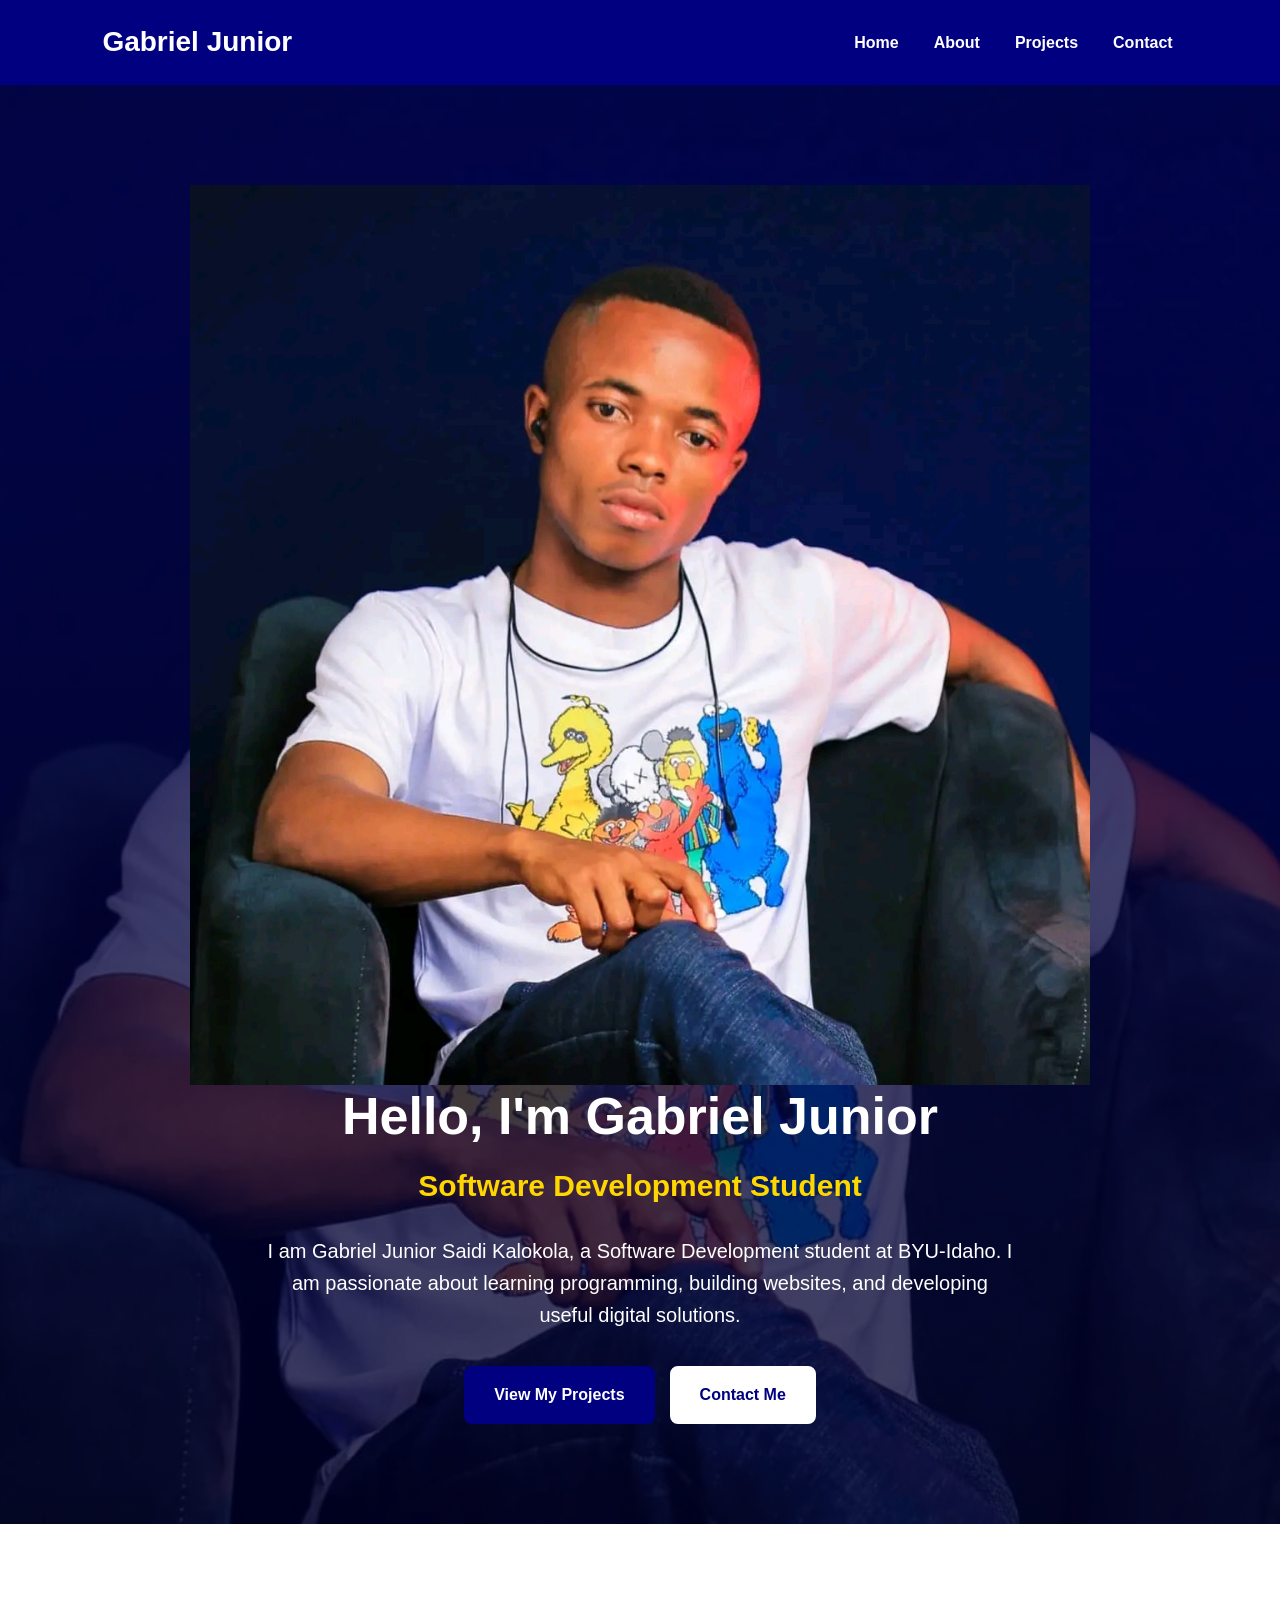
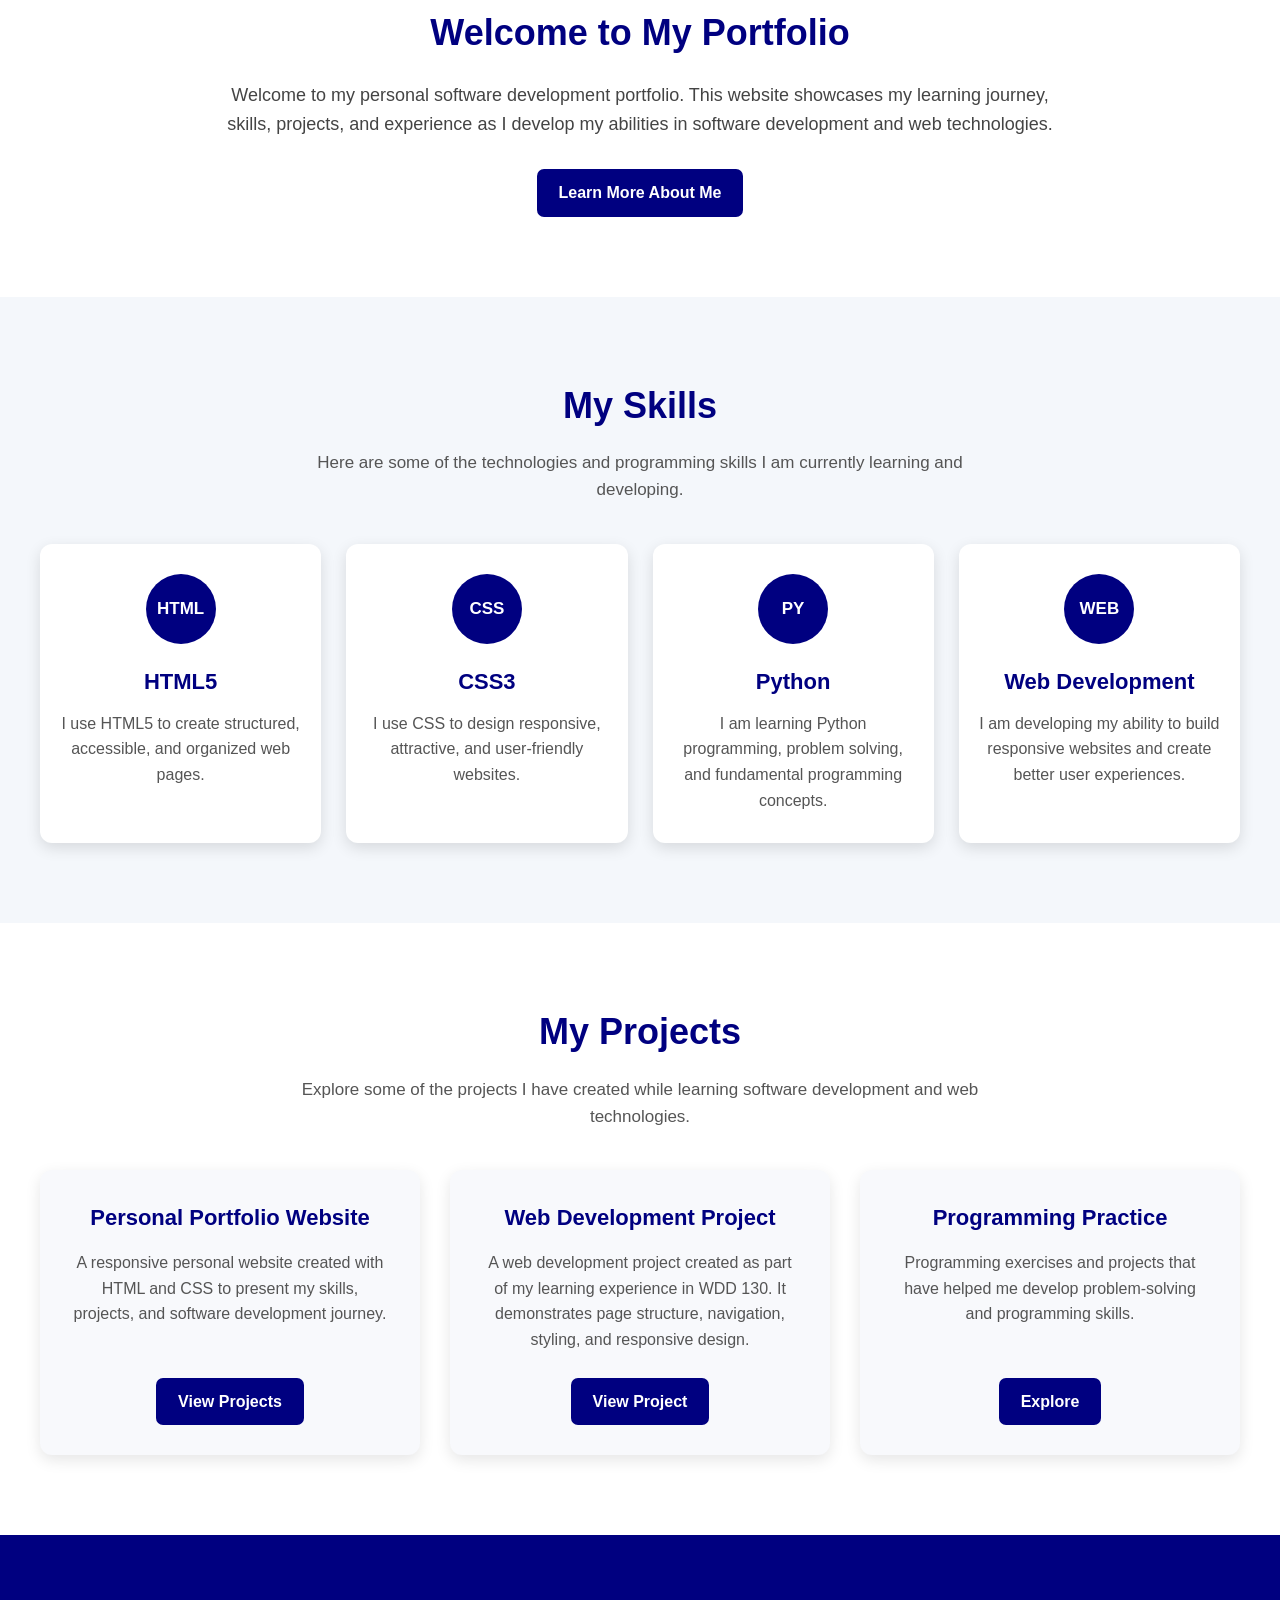
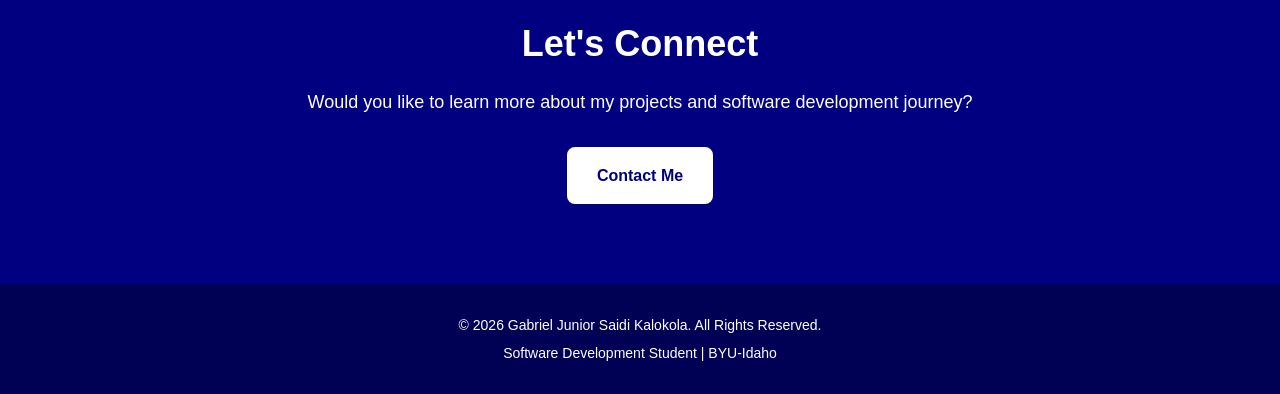
<file: index.html>
<!DOCTYPE html>
<html lang="en">

<head>
    <meta charset="UTF-8">
    <meta name="viewport" content="width=device-width, initial-scale=1.0">

    <meta name="description"
        content="Gabriel Junior Saidi Kalokola - Software Development student portfolio. Explore my skills, projects, and web development journey.">

    <title>Home | Gabriel Junior Saidi Kalokola</title>

    <link rel="stylesheet" href="style.css">
</head>

<body>

    <!-- HEADER -->
    <header>

        <div class="logo">
            Gabriel Junior
        </div>

        <nav>
            <a href="index.html">Home</a>
            <a href="about.html">About</a>
            <a href="gallery.html">Projects</a>
            <a href="contact.html">Contact</a>
        </nav>

    </header>


    <!-- MAIN CONTENT -->
    <main>

        <!-- HERO SECTION -->
        <section class="hero">

            <div class="hero-content">

    <div class="hero-image">
        <img src="images/photo1.jpg" alt="Gabriel Junior Saidi Kalokola">
    </div>

    <h1>
        Hello, I'm Gabriel Junior
    </h1>

                <h2>
                    Software Development Student
                </h2>

                <p>
                    I am Gabriel Junior Saidi Kalokola,
                    a Software Development student at BYU-Idaho.
                    I am passionate about learning programming,
                    building websites, and developing useful digital solutions.
                </p>

                <div class="hero-buttons">

                    <a href="gallery.html" class="hero-button">
                        View My Projects
                    </a>

                    <a href="contact.html" class="hero-button secondary-button">
                        Contact Me
                    </a>

                </div>

            </div>

        </section>


        <!-- ABOUT PREVIEW -->
        <section class="intro-section">

            <div class="intro-content">

                <h2>Welcome to My Portfolio</h2>

                <p>
                    Welcome to my personal software development portfolio.
                    This website showcases my learning journey, skills,
                    projects, and experience as I develop my abilities
                    in software development and web technologies.
                </p>

                <a href="about.html" class="button">
                    Learn More About Me
                </a>

            </div>

        </section>


        <!-- SKILLS SECTION -->
        <section class="skills-section">

            <h2>My Skills</h2>

            <p class="section-description">
                Here are some of the technologies and programming skills
                I am currently learning and developing.
            </p>

            <div class="skills-container">

                <!-- HTML -->
                <div class="skill-card">

                    <div class="skill-icon">
                        HTML
                    </div>

                    <h3>HTML5</h3>

                    <p>
                        I use HTML5 to create structured,
                        accessible, and organized web pages.
                    </p>

                </div>


                <!-- CSS -->
                <div class="skill-card">

                    <div class="skill-icon">
                        CSS
                    </div>

                    <h3>CSS3</h3>

                    <p>
                        I use CSS to design responsive,
                        attractive, and user-friendly websites.
                    </p>

                </div>


                <!-- PYTHON -->
                <div class="skill-card">

                    <div class="skill-icon">
                        PY
                    </div>

                    <h3>Python</h3>

                    <p>
                        I am learning Python programming,
                        problem solving, and fundamental
                        programming concepts.
                    </p>

                </div>


                <!-- WEB DEVELOPMENT -->
                <div class="skill-card">

                    <div class="skill-icon">
                        WEB
                    </div>

                    <h3>Web Development</h3>

                    <p>
                        I am developing my ability to build
                        responsive websites and create better
                        user experiences.
                    </p>

                </div>

            </div>

        </section>


        <!-- PROJECTS PREVIEW -->
        <section class="projects-preview">

            <h2>My Projects</h2>

            <p class="section-description">
                Explore some of the projects I have created
                while learning software development and web technologies.
            </p>

            <div class="cards">

                <!-- PROJECT 1 -->
                <div class="card">

                    <h3>Personal Portfolio Website</h3>

                    <p>
                        A responsive personal website created with
                        HTML and CSS to present my skills,
                        projects, and software development journey.
                    </p>

                    <a href="gallery.html" class="button">
                        View Projects
                    </a>

                </div>


                <!-- PROJECT 2 -->
                <div class="card">

                    <h3>Web Development Project</h3>

                    <p>
                        A web development project created as part
                        of my learning experience in WDD 130.
                        It demonstrates page structure,
                        navigation, styling, and responsive design.
                    </p>

                    <a href="gallery.html" class="button">
                        View Project
                    </a>

                </div>


                <!-- PROJECT 3 -->
                <div class="card">

                    <h3>Programming Practice</h3>

                    <p>
                        Programming exercises and projects that
                        have helped me develop problem-solving
                        and programming skills.
                    </p>

                    <a href="gallery.html" class="button">
                        Explore
                    </a>

                </div>

            </div>

        </section>


        <!-- CALL TO ACTION -->
        <section class="cta-section">

            <h2>Let's Connect</h2>

            <p>
                Would you like to learn more about my projects
                and software development journey?
            </p>

            <a href="contact.html" class="hero-button">
                Contact Me
            </a>

        </section>

    </main>


    <!-- FOOTER -->
    <footer>

        <p>
            &copy; 2026 Gabriel Junior Saidi Kalokola.
            All Rights Reserved.
        </p>

        <p>
            Software Development Student | BYU-Idaho
        </p>

    </footer>

</body>

</html>
</file>
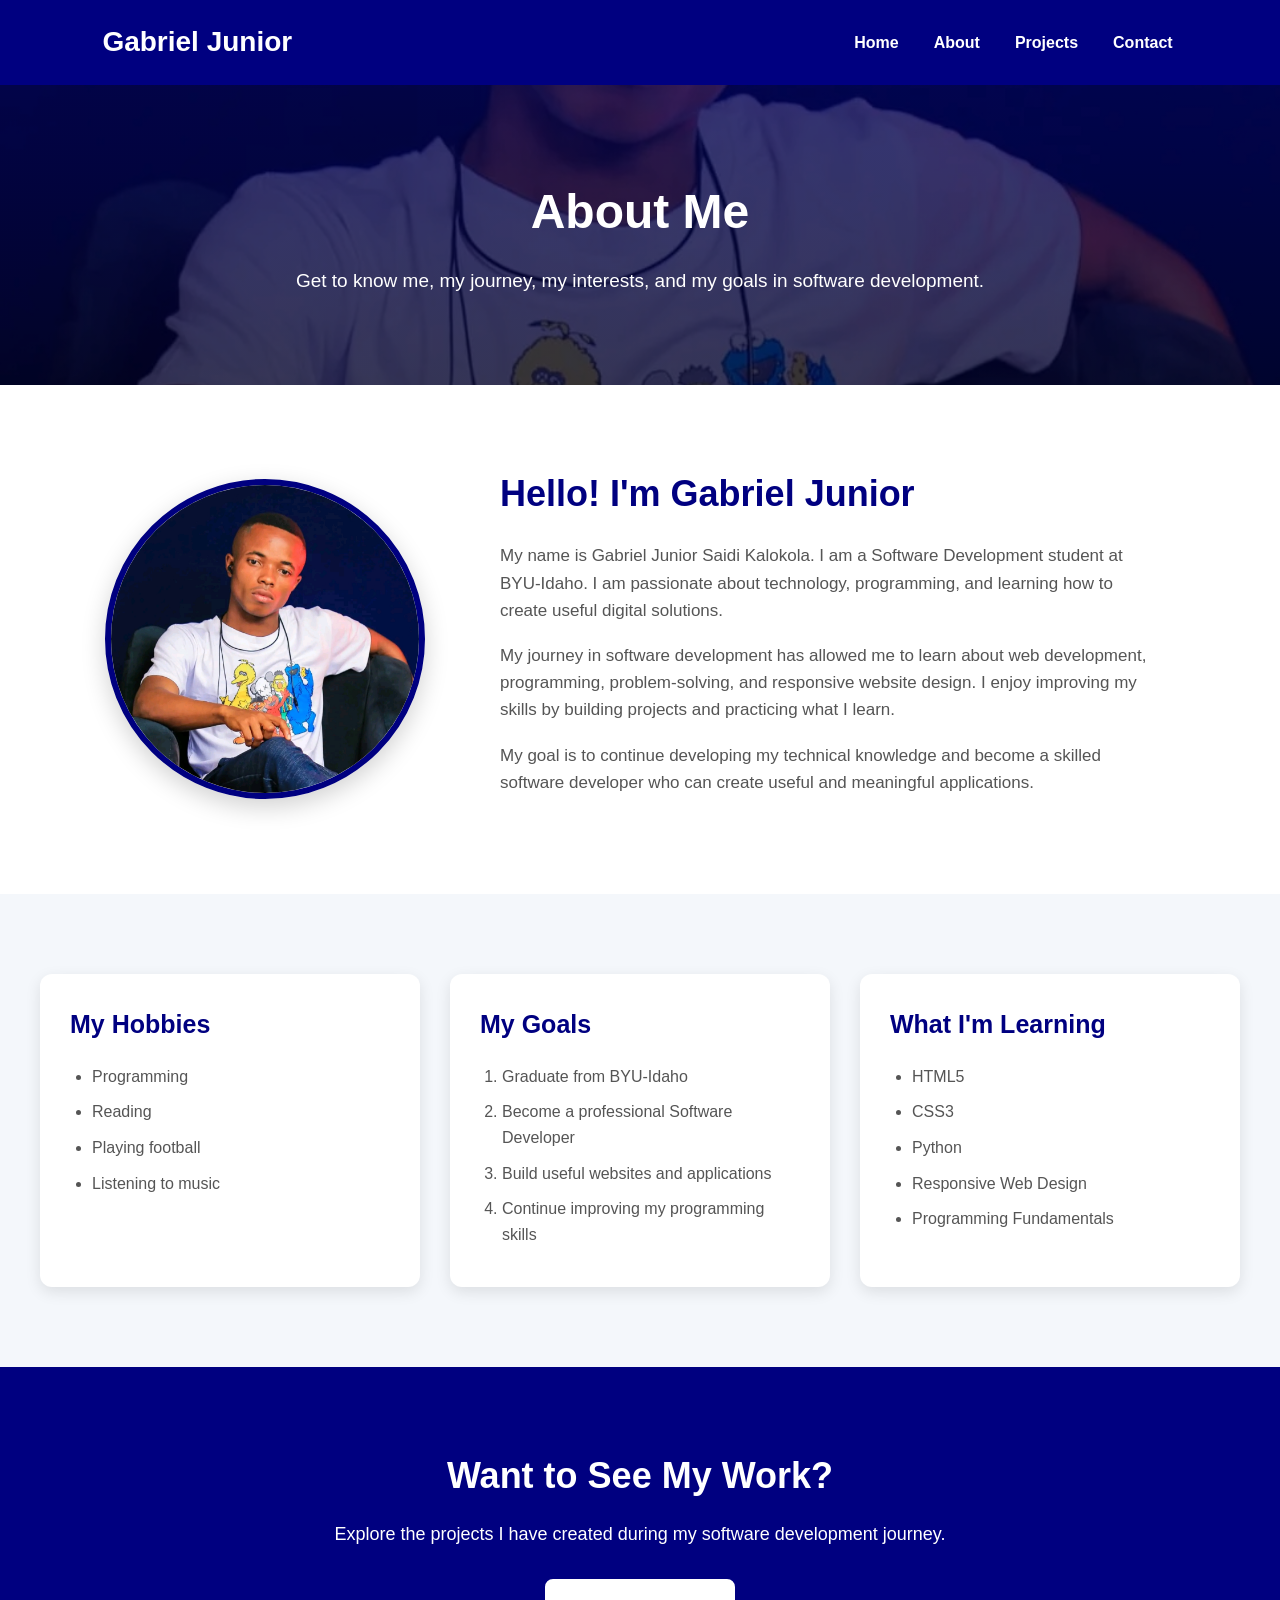
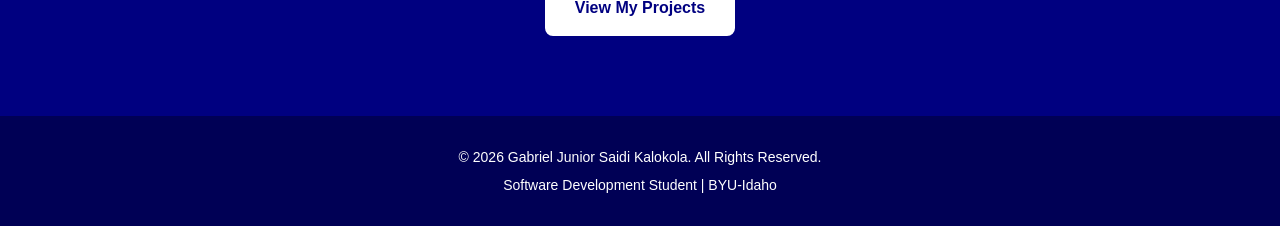
<file: about.html>
<!DOCTYPE html>
<html lang="en">

<head>
    <meta charset="UTF-8">
    <meta name="viewport" content="width=device-width, initial-scale=1.0">

    <meta name="description"
        content="Learn more about Gabriel Junior Saidi Kalokola, his software development journey, hobbies, skills, and goals.">

    <title>About | Gabriel Junior Saidi Kalokola</title>

    <link rel="stylesheet" href="style.css">
</head>

<body>

    <!-- HEADER -->
    <header>

        <div class="logo">
            Gabriel Junior
        </div>

        <nav>
            <a href="index.html">Home</a>
            <a href="about.html">About</a>
            <a href="gallery.html">Projects</a>
            <a href="contact.html">Contact</a>
        </nav>

    </header>


    <!-- MAIN CONTENT -->
    <main>

        <!-- ABOUT HERO -->
        <section class="page-hero">

            <div class="page-hero-content">

                <h1>About Me</h1>

                <p>
                    Get to know me, my journey, my interests,
                    and my goals in software development.
                </p>

            </div>

        </section>


        <!-- ABOUT SECTION -->
        <section class="about-section">

            <div class="about-container">

                <!-- IMAGE -->
                <div class="about-image">

                    <img src="images/photo1.jpg"
                        alt="Portrait of Gabriel Junior Saidi Kalokola">

                </div>


                <!-- TEXT -->
                <div class="about-text">

                    <h2>Hello! I'm Gabriel Junior</h2>

                    <p>
                        My name is Gabriel Junior Saidi Kalokola.
                        I am a Software Development student at BYU-Idaho.
                        I am passionate about technology, programming,
                        and learning how to create useful digital solutions.
                    </p>

                    <p>
                        My journey in software development has allowed me
                        to learn about web development, programming,
                        problem-solving, and responsive website design.
                        I enjoy improving my skills by building projects
                        and practicing what I learn.
                    </p>

                    <p>
                        My goal is to continue developing my technical
                        knowledge and become a skilled software developer
                        who can create useful and meaningful applications.
                    </p>

                </div>

            </div>

        </section>


        <!-- HOBBIES -->
        <section class="about-details">

            <div class="details-container">

                <div class="detail-card">

                    <h2>My Hobbies</h2>

                    <ul>
                        <li>Programming</li>
                        <li>Reading</li>
                        <li>Playing football</li>
                        <li>Listening to music</li>
                    </ul>

                </div>


                <!-- GOALS -->
                <div class="detail-card">

                    <h2>My Goals</h2>

                    <ol>
                        <li>Graduate from BYU-Idaho</li>
                        <li>Become a professional Software Developer</li>
                        <li>Build useful websites and applications</li>
                        <li>Continue improving my programming skills</li>
                    </ol>

                </div>


                <!-- LEARNING -->
                <div class="detail-card">

                    <h2>What I'm Learning</h2>

                    <ul>
                        <li>HTML5</li>
                        <li>CSS3</li>
                        <li>Python</li>
                        <li>Responsive Web Design</li>
                        <li>Programming Fundamentals</li>
                    </ul>

                </div>

            </div>

        </section>


        <!-- CALL TO ACTION -->
        <section class="cta-section">

            <h2>Want to See My Work?</h2>

            <p>
                Explore the projects I have created
                during my software development journey.
            </p>

            <a href="gallery.html" class="hero-button">
                View My Projects
            </a>

        </section>

    </main>


    <!-- FOOTER -->
    <footer>

        <p>
            &copy; 2026 Gabriel Junior Saidi Kalokola.
            All Rights Reserved.
        </p>

        <p>
            Software Development Student | BYU-Idaho
        </p>

    </footer>

</body>

</html>
</file>
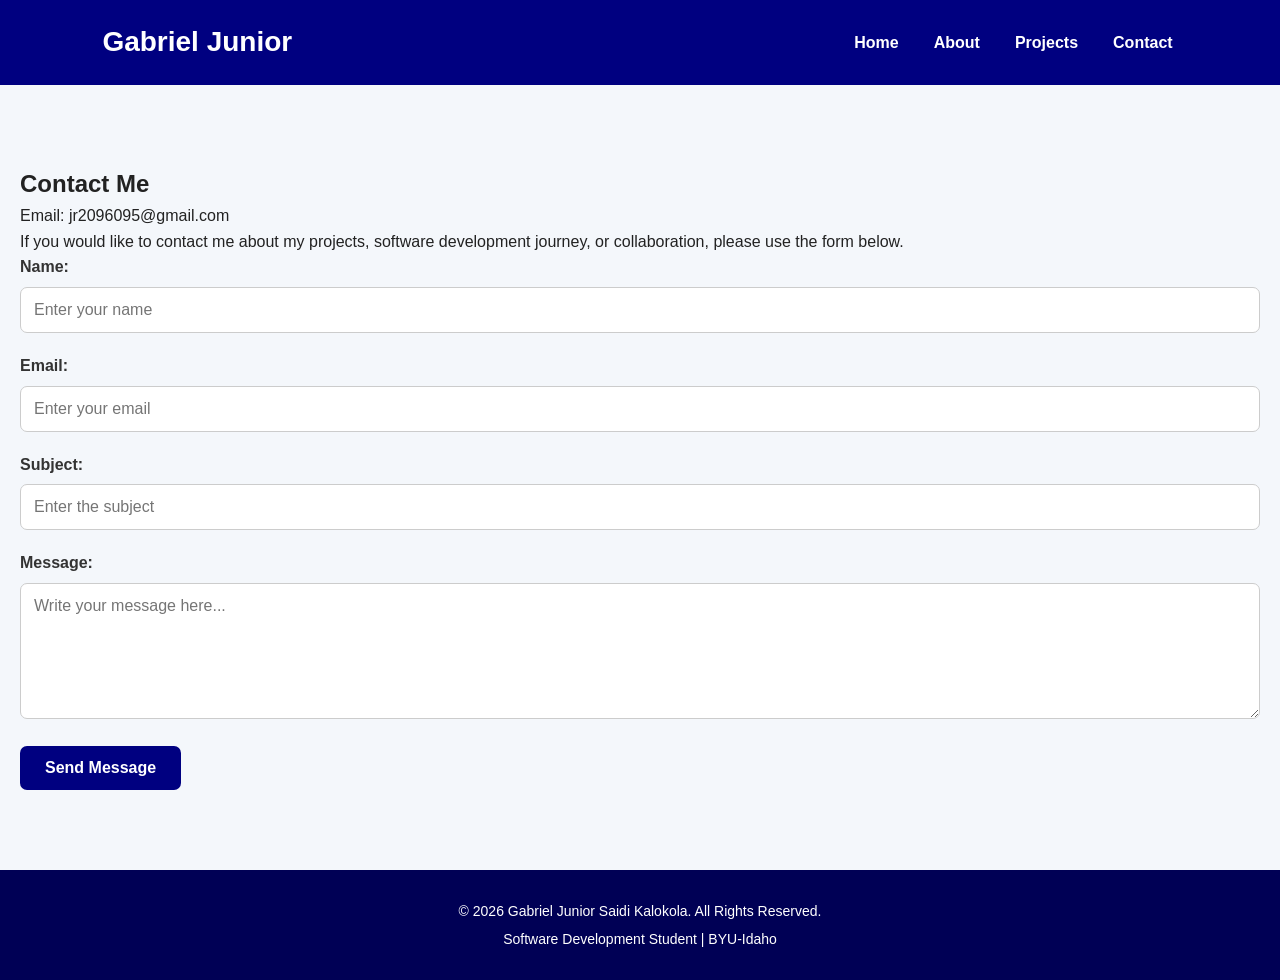
<file: contact.html>
<!DOCTYPE html>
<html lang="en">

<head>
    <meta charset="UTF-8">
    <meta name="viewport" content="width=device-width, initial-scale=1.0">

    <meta name="description"
        content="Contact Gabriel Junior Saidi Kalokola - Software Development Student.">

    <title>Contact | Gabriel Junior Saidi Kalokola</title>

    <link rel="stylesheet" href="style.css">
</head>

<body>

    <!-- HEADER -->
    <header>

        <div class="logo">
            Gabriel Junior
        </div>

        <nav>
            <a href="index.html">Home</a>
            <a href="about.html">About</a>
            <a href="gallery.html">Projects</a>
            <a href="contact.html">Contact</a>
        </nav>

    </header>


    <!-- MAIN -->
    <main>

        <section class="contact-section">

            <h1>Contact Me</h1>

            <p class="contact-email">
                Email: jr2096095@gmail.com
            </p>

            <p>
                If you would like to contact me about my projects,
                software development journey, or collaboration,
                please use the form below.
            </p>


            <!-- CONTACT FORM -->
            <form
                action="https://formspree.io/f/xaewbvvy"
                method="POST"
                class="contact-form">

                <div class="form-group">

                    <label for="name">
                        Name:
                    </label>

                    <input
                        type="text"
                        id="name"
                        name="name"
                        placeholder="Enter your name"
                        required>

                </div>


                <div class="form-group">

                    <label for="email">
                        Email:
                    </label>

                    <input
                        type="email"
                        id="email"
                        name="email"
                        placeholder="Enter your email"
                        required>

                </div>


                <div class="form-group">

                    <label for="subject">
                        Subject:
                    </label>

                    <input
                        type="text"
                        id="subject"
                        name="subject"
                        placeholder="Enter the subject"
                        required>

                </div>


                <div class="form-group">

                    <label for="message">
                        Message:
                    </label>

                    <textarea
                        id="message"
                        name="message"
                        rows="6"
                        placeholder="Write your message here..."
                        required></textarea>

                </div>


                <button
                    type="submit"
                    class="submit-btn">

                    Send Message

                </button>

            </form>

        </section>

    </main>


    <!-- FOOTER -->
    <footer>

        <p>
            &copy; 2026 Gabriel Junior Saidi Kalokola.
            All Rights Reserved.
        </p>

        <p>
            Software Development Student | BYU-Idaho
        </p>

    </footer>

</body>

</html>
</file>
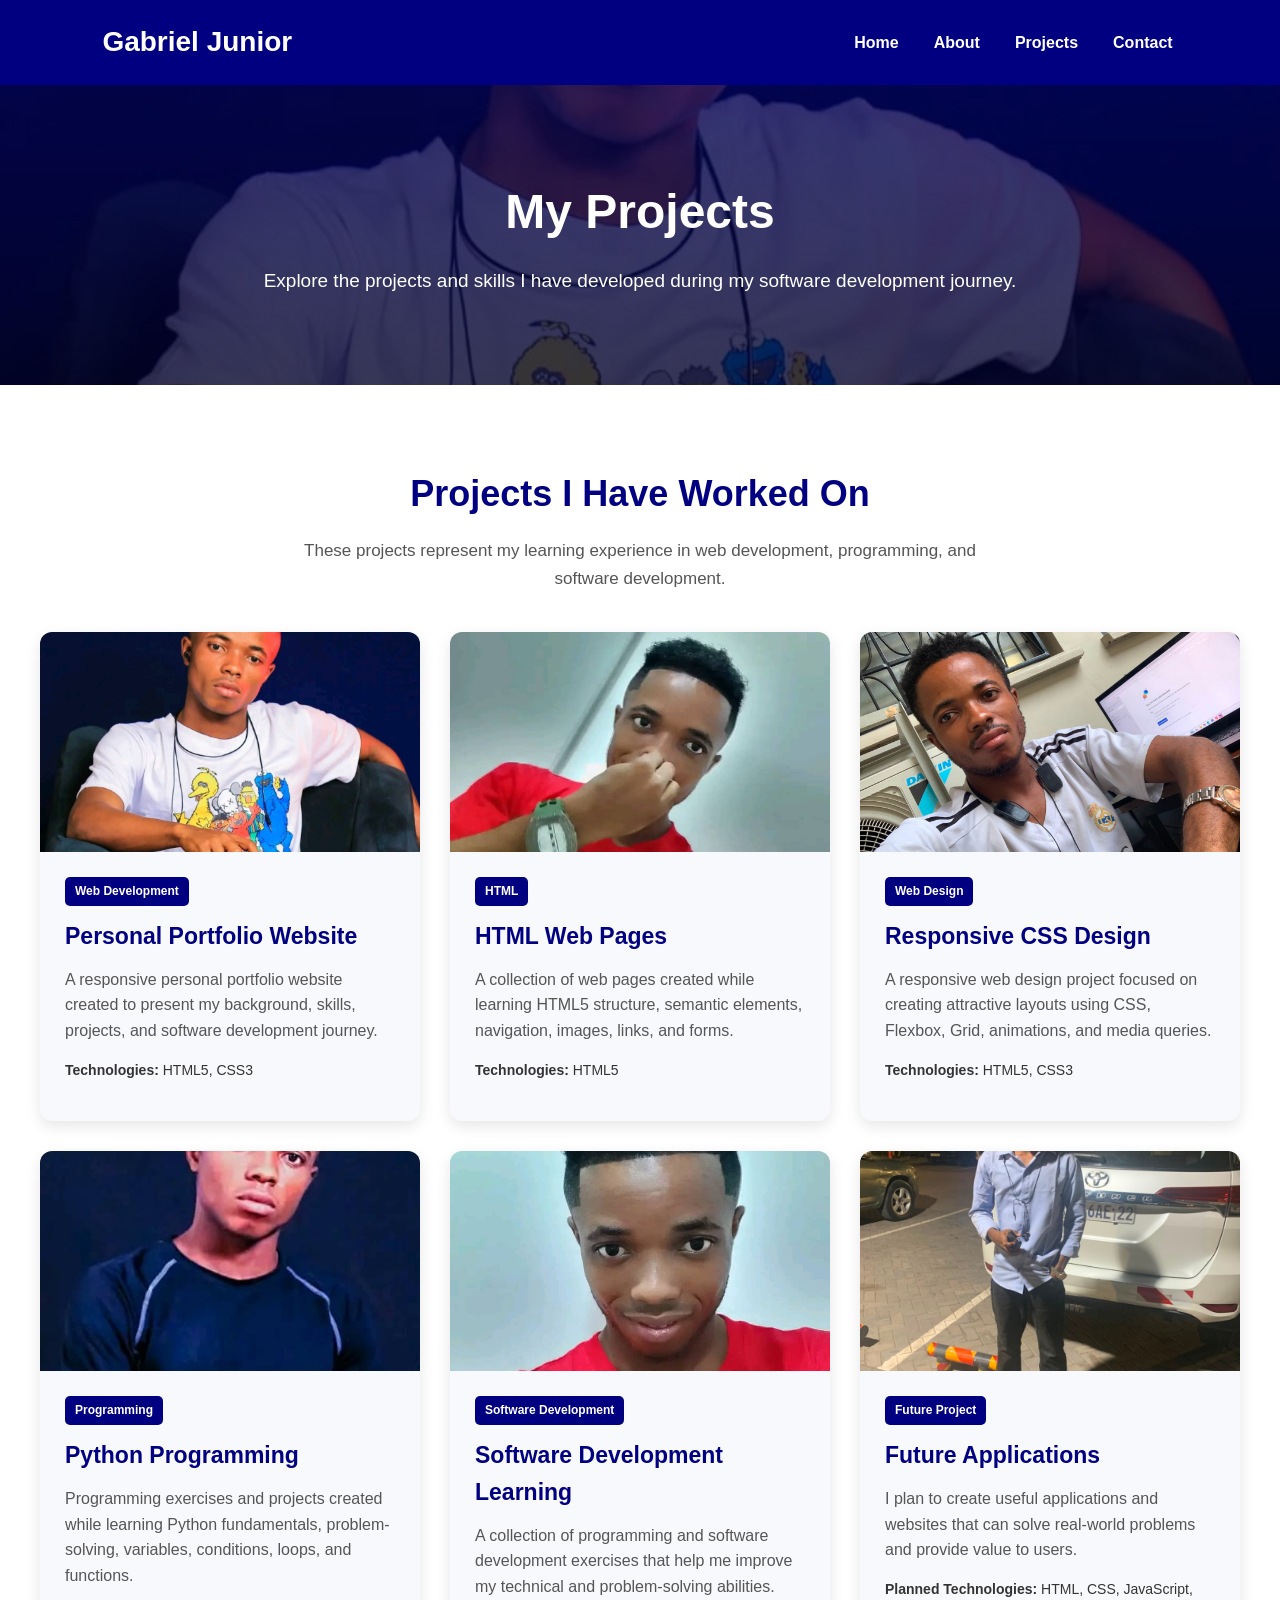
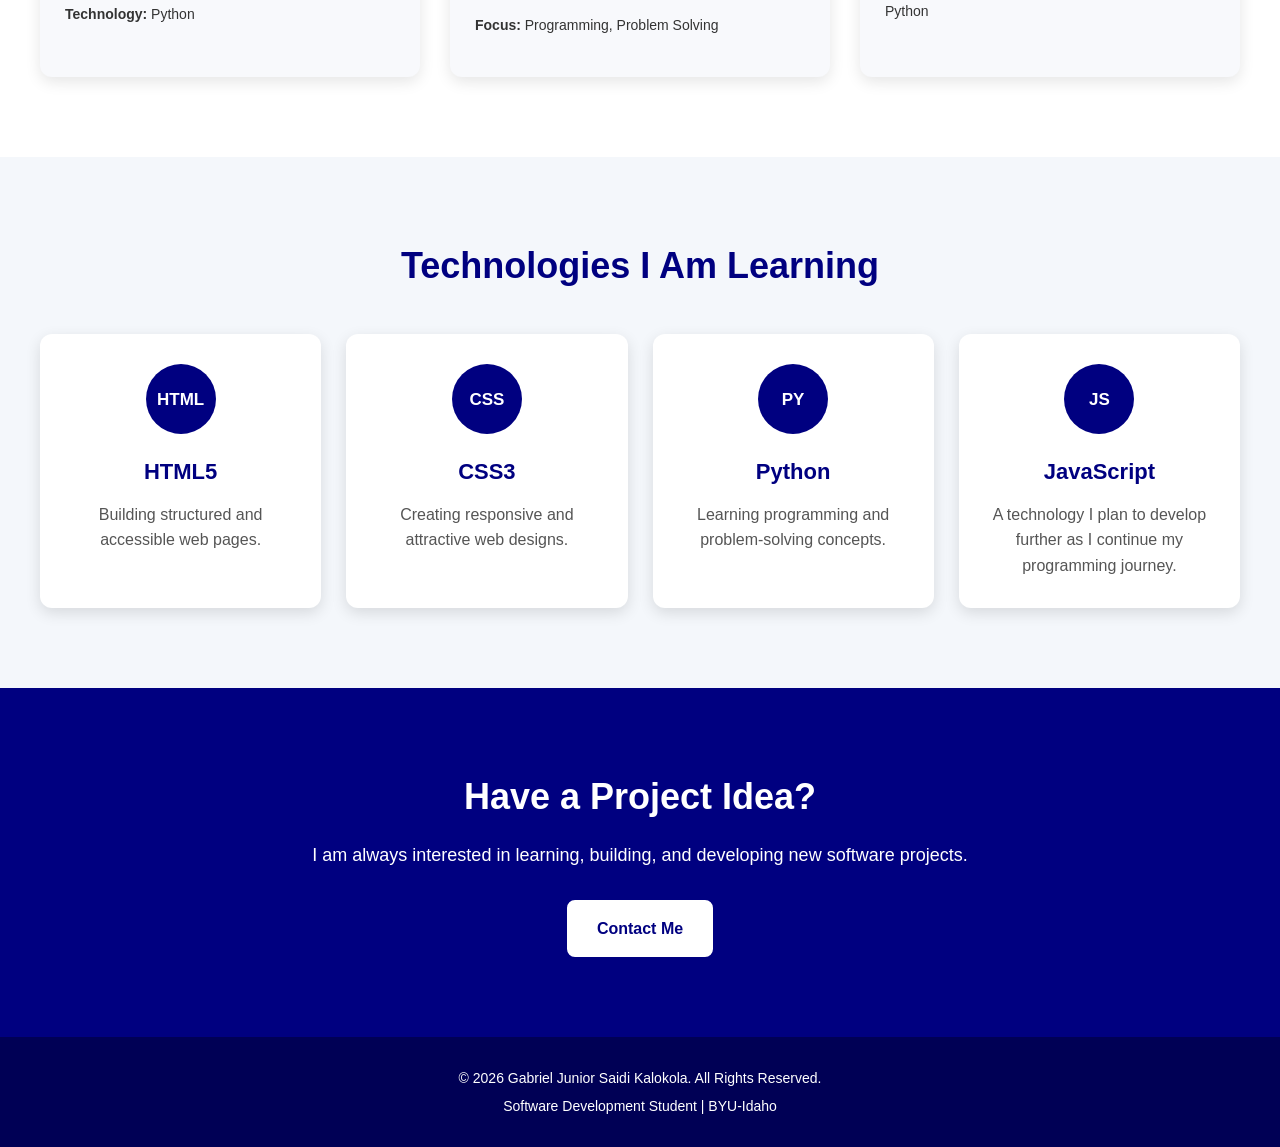
<file: gallery.html>
<!DOCTYPE html>
<html lang="en">

<head>
    <meta charset="UTF-8">
    <meta name="viewport" content="width=device-width, initial-scale=1.0">

    <meta name="description"
        content="Explore the software development projects created by Gabriel Junior Saidi Kalokola.">

    <title>Projects | Gabriel Junior Saidi Kalokola</title>

    <link rel="stylesheet" href="style.css">
</head>

<body>

    <!-- HEADER -->
    <header>

        <div class="logo">
            Gabriel Junior
        </div>

        <nav>
            <a href="index.html">Home</a>
            <a href="about.html">About</a>
            <a href="gallery.html">Projects</a>
            <a href="contact.html">Contact</a>
        </nav>

    </header>


    <!-- MAIN CONTENT -->
    <main>

        <!-- PAGE HERO -->
        <section class="page-hero">

            <div class="page-hero-content">

                <h1>My Projects</h1>

                <p>
                    Explore the projects and skills I have developed
                    during my software development journey.
                </p>

            </div>

        </section>


        <!-- PROJECTS -->
        <section class="projects-section">

            <h2>Projects I Have Worked On</h2>

            <p class="section-description">
                These projects represent my learning experience
                in web development, programming, and software development.
            </p>


            <div class="projects-grid">


                <!-- PROJECT 1 -->
                <article class="project-card">

                    <img src="images/photo1.jpg"
                        alt="Personal portfolio website project">

                    <div class="project-content">

                        <span class="project-category">
                            Web Development
                        </span>

                        <h3>Personal Portfolio Website</h3>

                        <p>
                            A responsive personal portfolio website
                            created to present my background, skills,
                            projects, and software development journey.
                        </p>

                        <p class="technologies">
                            <strong>Technologies:</strong>
                            HTML5, CSS3
                        </p>

                    </div>

                </article>


                <!-- PROJECT 2 -->
                <article class="project-card">

                    <img src="images/photo2.jpg"
                        alt="HTML web development project">

                    <div class="project-content">

                        <span class="project-category">
                            HTML
                        </span>

                        <h3>HTML Web Pages</h3>

                        <p>
                            A collection of web pages created while
                            learning HTML5 structure, semantic elements,
                            navigation, images, links, and forms.
                        </p>

                        <p class="technologies">
                            <strong>Technologies:</strong>
                            HTML5
                        </p>

                    </div>

                </article>


                <!-- PROJECT 3 -->
                <article class="project-card">

                    <img src="images/photo3.jpg"
                        alt="CSS web design project">

                    <div class="project-content">

                        <span class="project-category">
                            Web Design
                        </span>

                        <h3>Responsive CSS Design</h3>

                        <p>
                            A responsive web design project focused on
                            creating attractive layouts using CSS,
                            Flexbox, Grid, animations, and media queries.
                        </p>

                        <p class="technologies">
                            <strong>Technologies:</strong>
                            HTML5, CSS3
                        </p>

                    </div>

                </article>


                <!-- PROJECT 4 -->
                <article class="project-card">

                    <img src="images/photo4.jpg"
                        alt="Python programming project">

                    <div class="project-content">

                        <span class="project-category">
                            Programming
                        </span>

                        <h3>Python Programming</h3>

                        <p>
                            Programming exercises and projects created
                            while learning Python fundamentals,
                            problem-solving, variables, conditions,
                            loops, and functions.
                        </p>

                        <p class="technologies">
                            <strong>Technology:</strong>
                            Python
                        </p>

                    </div>

                </article>


                <!-- PROJECT 5 -->
                <article class="project-card">

                    <img src="images/photo5.jpg"
                        alt="Software development project">

                    <div class="project-content">

                        <span class="project-category">
                            Software Development
                        </span>

                        <h3>Software Development Learning</h3>

                        <p>
                            A collection of programming and software
                            development exercises that help me improve
                            my technical and problem-solving abilities.
                        </p>

                        <p class="technologies">
                            <strong>Focus:</strong>
                            Programming, Problem Solving
                        </p>

                    </div>

                </article>


                <!-- PROJECT 6 -->
                <article class="project-card">

                    <img src="images/photo6.jpg"
                        alt="Future software development project">

                    <div class="project-content">

                        <span class="project-category">
                            Future Project
                        </span>

                        <h3>Future Applications</h3>

                        <p>
                            I plan to create useful applications and
                            websites that can solve real-world problems
                            and provide value to users.
                        </p>

                        <p class="technologies">
                            <strong>Planned Technologies:</strong>
                            HTML, CSS, JavaScript, Python
                        </p>

                    </div>

                </article>


            </div>

        </section>


        <!-- SKILLS -->
        <section class="skills-section">

            <h2>Technologies I Am Learning</h2>

            <div class="skills-container">

                <div class="skill-card">

                    <div class="skill-icon">
                        HTML
                    </div>

                    <h3>HTML5</h3>

                    <p>
                        Building structured and accessible web pages.
                    </p>

                </div>


                <div class="skill-card">

                    <div class="skill-icon">
                        CSS
                    </div>

                    <h3>CSS3</h3>

                    <p>
                        Creating responsive and attractive web designs.
                    </p>

                </div>


                <div class="skill-card">

                    <div class="skill-icon">
                        PY
                    </div>

                    <h3>Python</h3>

                    <p>
                        Learning programming and problem-solving concepts.
                    </p>

                </div>


                <div class="skill-card">

                    <div class="skill-icon">
                        JS
                    </div>

                    <h3>JavaScript</h3>

                    <p>
                        A technology I plan to develop further
                        as I continue my programming journey.
                    </p>

                </div>

            </div>

        </section>


        <!-- CALL TO ACTION -->
        <section class="cta-section">

            <h2>Have a Project Idea?</h2>

            <p>
                I am always interested in learning, building,
                and developing new software projects.
            </p>

            <a href="contact.html" class="hero-button">
                Contact Me
            </a>

        </section>

    </main>


    <!-- FOOTER -->
    <footer>

        <p>
            &copy; 2026 Gabriel Junior Saidi Kalokola.
            All Rights Reserved.
        </p>

        <p>
            Software Development Student | BYU-Idaho
        </p>

    </footer>

</body>

</html>
</file>
<file: style.css>
/* =========================================================
   GABRIEL JUNIOR PORTFOLIO
   FINAL STYLE SHEET
   Home + About + Projects + Responsive Design
========================================================= */


/* =========================================================
   1. RESET
========================================================= */

* {
    margin: 0;
    padding: 0;
    box-sizing: border-box;
}

html {
    scroll-behavior: smooth;
}

body {
    font-family: Arial, Helvetica, sans-serif;
    background-color: #f4f7fb;
    color: #222;
    line-height: 1.6;
}

a {
    text-decoration: none;
}

img {
    max-width: 100%;
    display: block;
}


/* =========================================================
   2. HEADER
========================================================= */

header {
    background-color: #000080;
    color: white;

    padding: 20px 8%;

    display: flex;
    justify-content: space-between;
    align-items: center;

    flex-wrap: wrap;
}

.logo {
    font-size: 28px;
    font-weight: bold;
}

nav {
    display: flex;
    align-items: center;
    gap: 25px;
}

nav a {
    color: white;
    font-weight: bold;

    padding: 8px 5px;

    transition: color 0.3s ease;
}

nav a:hover {
    color: #ffd700;
}


/* =========================================================
   3. GENERAL BUTTONS
========================================================= */

.button {
    display: inline-block;

    background-color: #000080;
    color: white;

    padding: 11px 22px;

    border-radius: 7px;

    font-weight: bold;

    transition:
        background-color 0.3s ease,
        transform 0.3s ease;
}

.button:hover {
    background-color: #000055;
    transform: translateY(-2px);
}


/* =========================================================
   4. HERO - HOME PAGE
========================================================= */

.hero {
    min-height: 600px;

    background-image:
        linear-gradient(
            rgba(0, 0, 80, 0.75),
            rgba(0, 0, 40, 0.75)
        ),
        url("images/photo1.jpg");

    background-size: cover;
    background-position: center;

    display: flex;
    justify-content: center;
    align-items: center;

    padding: 100px 20px;

    color: white;
    text-align: center;
}

.hero-content {
    max-width: 900px;
}

.hero-content h1 {
    color: white;
    font-size: 52px;
    line-height: 1.2;
    margin-bottom: 15px;
}

.hero-content h2 {
    color: #ffd700;
    font-size: 30px;
    margin-bottom: 25px;
}

.hero-content p {
    max-width: 750px;

    margin: 0 auto 35px;

    color: white;
    font-size: 20px;
}


/* =========================================================
   5. HERO BUTTONS
========================================================= */

.hero-buttons {
    display: flex;
    justify-content: center;

    gap: 15px;

    flex-wrap: wrap;
}

.hero-button {
    display: inline-block;

    background-color: #000080;
    color: white;

    padding: 14px 28px;

    border-radius: 8px;

    border: 2px solid #000080;

    font-weight: bold;

    transition: all 0.3s ease;
}

.hero-button:hover {
    background-color: white;
    color: #000080;

    transform: translateY(-3px);
}

.secondary-button {
    background-color: white;
    color: #000080;

    border-color: white;
}

.secondary-button:hover {
    background-color: transparent;
    color: white;

    border-color: white;
}


/* =========================================================
   6. PAGE HERO - ABOUT / PROJECTS
========================================================= */

.page-hero {
    min-height: 300px;

    background-image:
        linear-gradient(
            rgba(0, 0, 80, 0.78),
            rgba(0, 0, 40, 0.78)
        ),
        url("images/photo1.jpg");

    background-size: cover;
    background-position: center;

    display: flex;
    justify-content: center;
    align-items: center;

    text-align: center;

    padding: 70px 20px;

    color: white;
}

.page-hero-content {
    max-width: 800px;
}

.page-hero h1 {
    font-size: 48px;
    color: white;
    margin-bottom: 15px;
}

.page-hero p {
    color: white;
    font-size: 19px;
}


/* =========================================================
   7. INTRO SECTION - HOME
========================================================= */

.intro-section {
    background-color: white;

    padding: 80px 20px;

    text-align: center;
}

.intro-content {
    max-width: 850px;
    margin: auto;
}

.intro-content h2 {
    color: #000080;

    font-size: 36px;

    margin-bottom: 20px;
}

.intro-content p {
    color: #444;

    font-size: 18px;

    margin-bottom: 30px;
}


/* =========================================================
   8. SECTION DESCRIPTION
========================================================= */

.section-description {
    max-width: 700px;

    margin: 0 auto 40px;

    text-align: center;

    color: #555;

    font-size: 17px;
}


/* =========================================================
   9. SKILLS SECTION
========================================================= */

.skills-section {
    background-color: #f4f7fb;

    padding: 80px 20px;

    text-align: center;
}

.skills-section h2 {
    color: #000080;

    font-size: 36px;

    margin-bottom: 15px;
}

.skills-container {
    max-width: 1200px;

    margin: 40px auto 0;

    display: grid;

    grid-template-columns: repeat(4, 1fr);

    gap: 25px;
}


/* =========================================================
   10. SKILL CARDS
========================================================= */

.skill-card {
    background-color: white;

    padding: 30px 20px;

    border-radius: 12px;

    box-shadow:
        0 5px 15px rgba(0, 0, 0, 0.12);

    transition:
        transform 0.3s ease,
        box-shadow 0.3s ease;
}

.skill-card:hover {
    transform: translateY(-8px);

    box-shadow:
        0 12px 25px rgba(0, 0, 0, 0.18);
}

.skill-icon {
    width: 70px;
    height: 70px;

    margin: 0 auto 20px;

    display: flex;

    justify-content: center;
    align-items: center;

    background-color: #000080;

    color: white;

    border-radius: 50%;

    font-weight: bold;

    font-size: 17px;
}

.skill-card h3 {
    color: #000080;

    font-size: 22px;

    margin-bottom: 12px;
}

.skill-card p {
    color: #555;
}


/* =========================================================
   11. PROJECTS PREVIEW - HOME
========================================================= */

.projects-preview {
    background-color: white;

    padding: 80px 20px;

    text-align: center;
}

.projects-preview h2 {
    color: #000080;

    font-size: 36px;

    margin-bottom: 15px;
}


/* =========================================================
   12. HOME PROJECT CARDS
========================================================= */

.cards {
    max-width: 1200px;

    margin: 40px auto 0;

    display: grid;

    grid-template-columns: repeat(3, 1fr);

    gap: 30px;
}

.card {
    background-color: #f8f9fc;

    padding: 30px;

    border-radius: 12px;

    box-shadow:
        0 5px 15px rgba(0, 0, 0, 0.10);

    display: flex;

    flex-direction: column;

    align-items: center;

    transition:
        transform 0.3s ease,
        box-shadow 0.3s ease;
}

.card:hover {
    transform: translateY(-8px);

    box-shadow:
        0 12px 25px rgba(0, 0, 0, 0.18);
}

.card h3 {
    color: #000080;

    font-size: 22px;

    margin-bottom: 15px;
}

.card p {
    color: #555;

    margin-bottom: 25px;

    flex-grow: 1;
}


/* =========================================================
   13. ABOUT SECTION
========================================================= */

.about-section {
    background-color: white;

    padding: 80px 20px;
}

.about-container {
    max-width: 1100px;

    margin: auto;

    display: grid;

    grid-template-columns: 350px 1fr;

    align-items: center;

    gap: 60px;
}


/* ABOUT IMAGE */

.about-image {
    display: flex;
    justify-content: center;
}

.about-image img {
    width: 320px;
    height: 320px;

    object-fit: cover;

    border-radius: 50%;

    border: 6px solid #000080;

    box-shadow:
        0 8px 25px rgba(0, 0, 0, 0.18);
}


/* ABOUT TEXT */

.about-text {
    max-width: 650px;
}

.about-text h2 {
    color: #000080;

    font-size: 36px;

    margin-bottom: 20px;
}

.about-text p {
    color: #555;

    font-size: 17px;

    margin-bottom: 18px;
}


/* =========================================================
   14. ABOUT DETAILS
========================================================= */

.about-details {
    background-color: #f4f7fb;

    padding: 80px 20px;
}

.details-container {
    max-width: 1200px;

    margin: auto;

    display: grid;

    grid-template-columns: repeat(3, 1fr);

    gap: 30px;
}

.detail-card {
    background-color: white;

    padding: 30px;

    border-radius: 12px;

    box-shadow:
        0 5px 15px rgba(0, 0, 0, 0.10);

    transition:
        transform 0.3s ease,
        box-shadow 0.3s ease;
}

.detail-card:hover {
    transform: translateY(-7px);

    box-shadow:
        0 12px 25px rgba(0, 0, 0, 0.16);
}

.detail-card h2 {
    color: #000080;

    font-size: 25px;

    margin-bottom: 20px;
}

.detail-card ul,
.detail-card ol {
    padding-left: 22px;

    color: #555;
}

.detail-card li {
    margin-bottom: 10px;
}


/* =========================================================
   15. PROJECTS PAGE
========================================================= */

.projects-section {
    background-color: white;

    padding: 80px 20px;

    text-align: center;
}

.projects-section h2 {
    color: #000080;

    font-size: 36px;

    margin-bottom: 15px;
}


/* =========================================================
   16. PROJECT GRID
========================================================= */

.projects-grid {
    max-width: 1200px;

    margin: 40px auto 0;

    display: grid;

    grid-template-columns: repeat(3, 1fr);

    gap: 30px;
}


/* =========================================================
   17. PROJECT CARD
========================================================= */

.project-card {
    background-color: #f8f9fc;

    border-radius: 12px;

    overflow: hidden;

    box-shadow:
        0 5px 15px rgba(0, 0, 0, 0.10);

    text-align: left;

    transition:
        transform 0.3s ease,
        box-shadow 0.3s ease;
}

.project-card:hover {
    transform: translateY(-8px);

    box-shadow:
        0 15px 30px rgba(0, 0, 0, 0.18);
}


/* PROJECT IMAGE */

.project-card img {
    width: 100%;

    height: 220px;

    object-fit: cover;

    transition: transform 0.4s ease;
}

.project-card:hover img {
    transform: scale(1.05);
}


/* PROJECT CONTENT */

.project-content {
    padding: 25px;
}

.project-category {
    display: inline-block;

    background-color: #000080;

    color: white;

    padding: 5px 10px;

    border-radius: 5px;

    font-size: 12px;

    font-weight: bold;

    margin-bottom: 12px;
}

.project-content h3 {
    color: #000080;

    font-size: 23px;

    margin-bottom: 12px;
}

.project-content p {
    color: #555;

    margin-bottom: 15px;
}

.project-content .technologies {
    font-size: 14px;

    color: #333;
}


/* =========================================================
   18. CALL TO ACTION
========================================================= */

.cta-section {
    background-color: #000080;

    color: white;

    padding: 80px 20px;

    text-align: center;
}

.cta-section h2 {
    font-size: 36px;

    margin-bottom: 15px;
}

.cta-section p {
    font-size: 18px;

    margin-bottom: 30px;
}

.cta-section .hero-button {
    background-color: white;

    color: #000080;

    border-color: white;
}

.cta-section .hero-button:hover {
    background-color: transparent;

    color: white;

    border-color: white;
}


/* =========================================================
   19. FOOTER
========================================================= */

footer {
    background-color: #000055;

    color: white;

    text-align: center;

    padding: 25px 20px;

    font-size: 14px;
}

footer p {
    margin: 5px 0;
}


/* =========================================================
   20. ANIMATIONS
========================================================= */

.hero-content,
.page-hero-content,
.intro-content,
.skill-card,
.card,
.project-card,
.detail-card,
.about-container {
    animation: fadeIn 0.8s ease;
}

@keyframes fadeIn {

    from {
        opacity: 0;
        transform: translateY(25px);
    }

    to {
        opacity: 1;
        transform: translateY(0);
    }
}


/* =========================================================
   21. TABLET RESPONSIVE DESIGN
========================================================= */

@media (max-width: 1000px) {

    /* HEADER */

    header {
        padding: 20px 5%;
    }


    /* SKILLS */

    .skills-container {
        grid-template-columns: repeat(2, 1fr);
    }


    /* PROJECTS */

    .projects-grid {
        grid-template-columns: repeat(2, 1fr);
    }

    .cards {
        grid-template-columns: repeat(2, 1fr);
    }


    /* ABOUT */

    .about-container {
        grid-template-columns: 1fr;

        text-align: center;

        gap: 40px;
    }

    .about-text {
        max-width: 800px;
        margin: auto;
    }


    /* DETAILS */

    .details-container {
        grid-template-columns: repeat(2, 1fr);
    }


    /* HERO */

    .hero-content h1 {
        font-size: 44px;
    }

}


/* =========================================================
   22. MOBILE RESPONSIVE DESIGN
========================================================= */

@media (max-width: 600px) {

    /* HEADER */

    header {
        flex-direction: column;

        gap: 20px;

        text-align: center;

        padding: 20px;
    }

    .logo {
        font-size: 24px;
    }

    nav {
        flex-direction: column;

        gap: 10px;
    }

    nav a {
        padding: 5px;
    }


    /* HOME HERO */

    .hero {
        min-height: 550px;

        padding: 80px 20px;
    }

    .hero-content h1 {
        font-size: 34px;
    }

    .hero-content h2 {
        font-size: 23px;
    }

    .hero-content p {
        font-size: 17px;
    }


    /* PAGE HERO */

    .page-hero {
        min-height: 250px;

        padding: 60px 20px;
    }

    .page-hero h1 {
        font-size: 36px;
    }

    .page-hero p {
        font-size: 17px;
    }


    /* GENERAL SECTIONS */

    .intro-section,
    .skills-section,
    .projects-preview,
    .about-section,
    .about-details,
    .projects-section,
    .cta-section {
        padding: 60px 20px;
    }


    /* SECTION HEADINGS */

    .intro-content h2,
    .skills-section h2,
    .projects-preview h2,
    .projects-section h2,
    .cta-section h2 {
        font-size: 30px;
    }


    /* SKILLS */

    .skills-container {
        grid-template-columns: 1fr;
    }

    .skill-card {
        width: 100%;
    }


    /* HOME PROJECTS */

    .cards {
        grid-template-columns: 1fr;
    }

    .card {
        width: 100%;
    }


    /* PROJECT PAGE */

    .projects-grid {
        grid-template-columns: 1fr;
    }

    .project-card {
        width: 100%;
    }

    .project-card img {
        height: 230px;
    }


    /* ABOUT */

    .about-container {
        grid-template-columns: 1fr;

        gap: 35px;
    }

    .about-image img {
        width: 250px;
        height: 250px;
    }

    .about-text {
        text-align: center;
    }

    .about-text h2 {
        font-size: 30px;
    }


    /* ABOUT DETAILS */

    .details-container {
        grid-template-columns: 1fr;
    }

    .detail-card {
        width: 100%;
    }


    /* BUTTONS */

    .hero-buttons {
        flex-direction: column;

        align-items: center;
    }

    .hero-button {
        width: 90%;

        max-width: 300px;
    }


    /* FOOTER */

    footer {
        padding: 25px 15px;
    }

}


/* =========================================================
   23. SMALL PHONES
========================================================= */

@media (max-width: 400px) {

    .hero-content h1 {
        font-size: 29px;
    }

    .hero-content h2 {
        font-size: 20px;
    }

    .hero-content p {
        font-size: 16px;
    }

    .page-hero h1 {
        font-size: 30px;
    }

    .page-hero p {
        font-size: 16px;
    }

    .about-image img {
        width: 220px;
        height: 220px;
    }

    .button {
        padding: 10px 18px;
    }

}
/* =========================================================
   CONTACT PAGE
========================================================= */

.contact-section {
    background-color: #f4f7fb;
    padding: 80px 20px;
}

.contact-container {
    max-width: 1100px;
    margin: auto;

    display: grid;
    grid-template-columns: 1fr 1.2fr;

    gap: 50px;

    align-items: start;
}


/* CONTACT INFORMATION */

.contact-info {
    background-color: white;

    padding: 35px;

    border-radius: 12px;

    box-shadow:
        0 5px 15px rgba(0, 0, 0, 0.10);
}

.contact-info h2 {
    color: #000080;

    font-size: 30px;

    margin-bottom: 20px;
}

.contact-info > p {
    color: #555;

    margin-bottom: 30px;
}

.contact-item {
    border-top: 1px solid #e0e0e0;

    padding-top: 20px;

    margin-top: 20px;
}

.contact-item h3 {
    color: #000080;

    margin-bottom: 7px;
}

.contact-item p {
    color: #555;
}

.contact-item a {
    color: #000080;

    font-weight: bold;
}

.contact-item a:hover {
    color: #000055;
}


/* CONTACT FORM */

.contact-form-container {
    background-color: white;

    padding: 35px;

    border-radius: 12px;

    box-shadow:
        0 5px 15px rgba(0, 0, 0, 0.10);
}

.contact-form-container h2 {
    color: #000080;

    font-size: 30px;

    margin-bottom: 25px;
}

.contact-form {
    display: flex;

    flex-direction: column;
}

.form-group {
    margin-bottom: 20px;
}

.form-group label {
    display: block;

    color: #333;

    font-weight: bold;

    margin-bottom: 7px;
}

.form-group input,
.form-group textarea {
    width: 100%;

    padding: 13px;

    border: 1px solid #ccc;

    border-radius: 7px;

    font-family: inherit;

    font-size: 16px;

    outline: none;

    transition:
        border-color 0.3s ease,
        box-shadow 0.3s ease;
}

.form-group input:focus,
.form-group textarea:focus {
    border-color: #000080;

    box-shadow:
        0 0 0 3px rgba(0, 0, 128, 0.10);
}

.form-group textarea {
    resize: vertical;
}


/* SUBMIT BUTTON */

.submit-btn {
    align-self: flex-start;

    background-color: #000080;

    color: white;

    border: none;

    padding: 13px 25px;

    border-radius: 7px;

    font-size: 16px;

    font-weight: bold;

    cursor: pointer;

    transition:
        background-color 0.3s ease,
        transform 0.3s ease;
}

.submit-btn:hover {
    background-color: #000055;

    transform: translateY(-2px);
}


/* CONTACT MOBILE */

@media (max-width: 800px) {

    .contact-container {
        grid-template-columns: 1fr;

        gap: 30px;
    }

    .contact-info,
    .contact-form-container {
        padding: 25px;
    }

}


@media (max-width: 600px) {

    .contact-section {
        padding: 60px 20px;
    }

    .contact-info h2,
    .contact-form-container h2 {
        font-size: 26px;
    }

    .submit-btn {
        width: 100%;
    }

}
</file>
